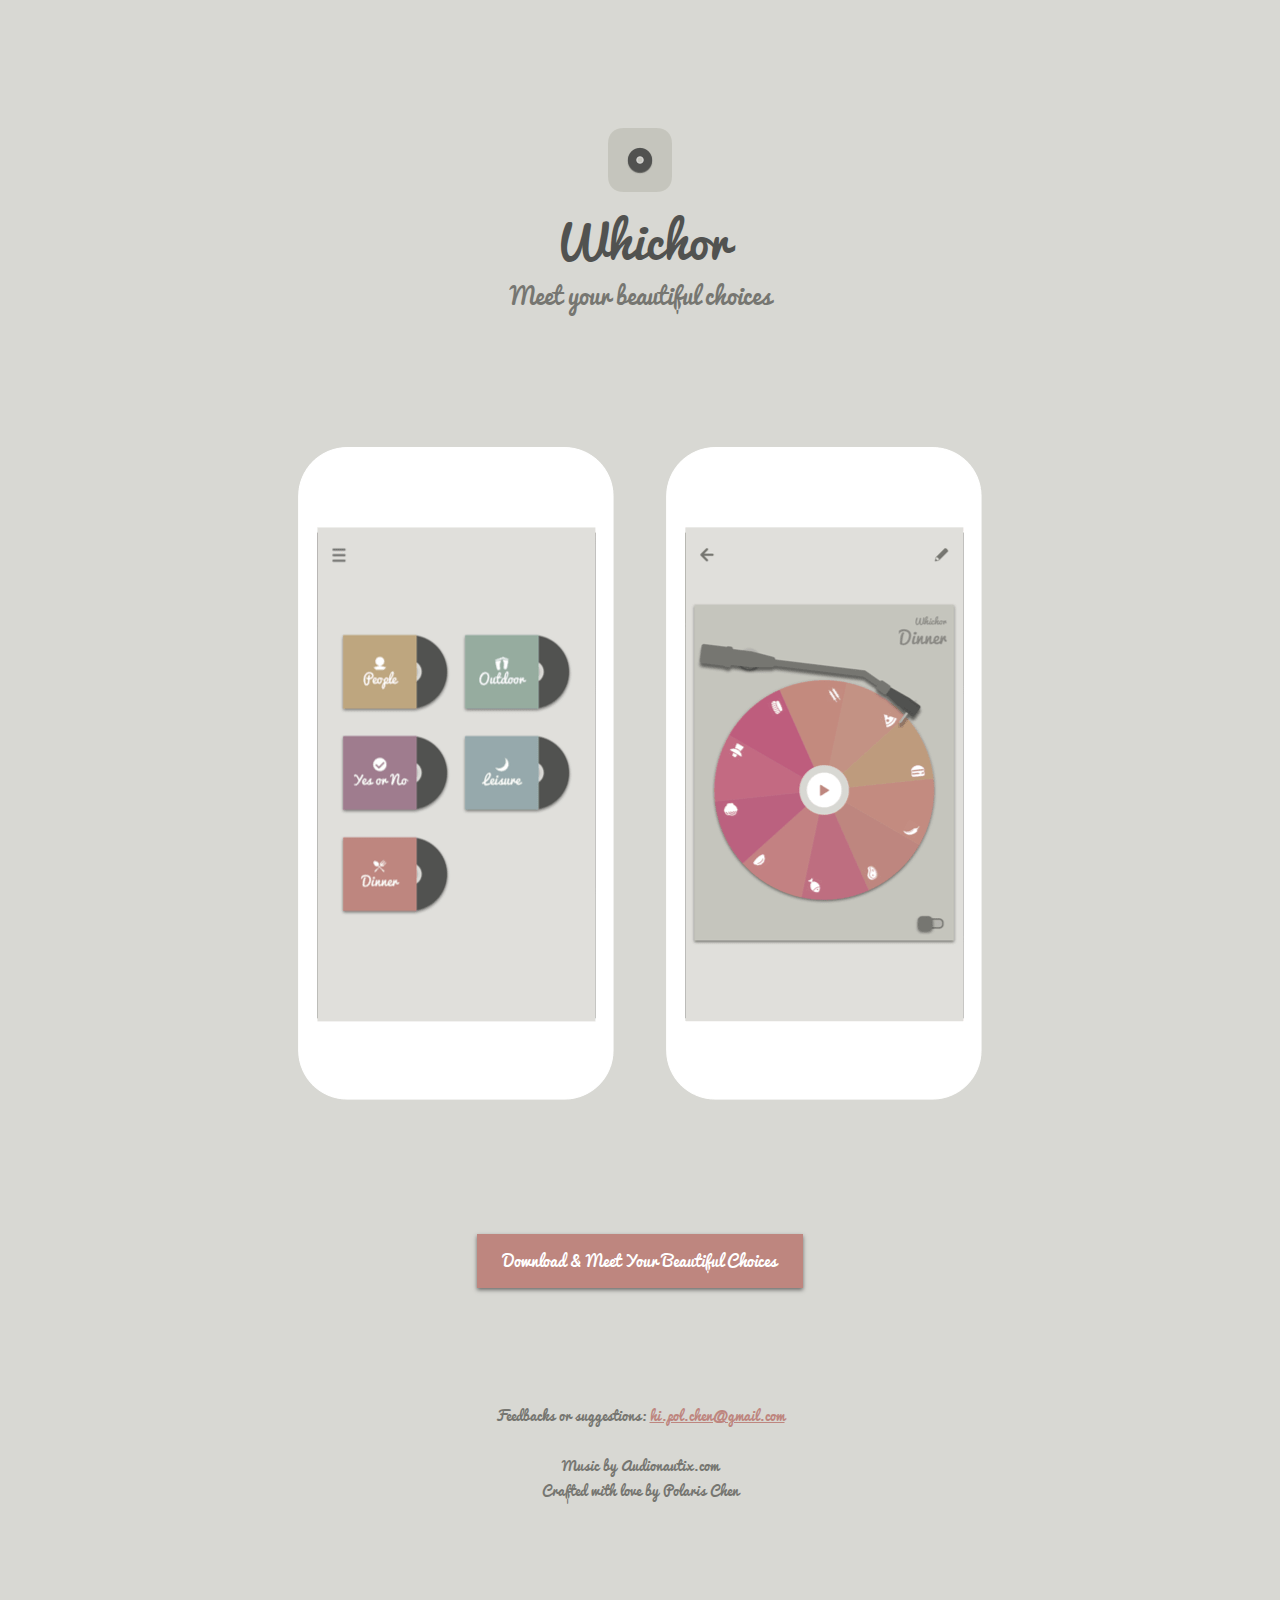
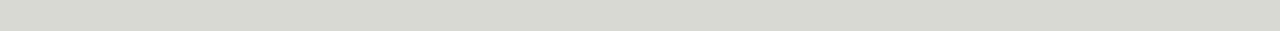
<file: index.html>
<!DOCTYPE html>
<html lang="en">

<head>
  <meta charset="utf-8" />
  <meta http-equiv="X-UA-Compatible" content="IE=edge" />
  <meta http-equiv="Content-Language" content="en" />
  <meta name="viewport" content="width=device-width, initial-scale=1, maximum-scale=1, user-scalable=no" />
  <meta name="description" content="Whichor - Meet your beautiful choices. Whichor is a well-designed and lovely app that can help you make your choices of life. People, Outdoor, Yes or No, Leisure and Dinner (2.0), these “discs” help you answer all questions about “Who”, “Where to go”, “Do it or not”, “What to do”, and “What to eat”." />
  <meta name="keywords" content="life, decide, desicion, serendipity, chance, choice, choose, leisure, lovely, cute, beautiful, dinner, which, who, answer, random, decide" />
  <meta name="author" content="Polaris Chen">
  <title>Whichor - Meet your beautiful choices</title>
  <link rel="shortcut icon" href="img/favicon.ico?v=2"/>
  <link rel="stylesheet" href="css/index.css" />
  <!-- HTML5 Shim and Respond.js IE8 support of HTML5 elements and media queries -->
  <!-- WARNING: Respond.js doesn't work if you view the page via file:// -->
  <!--[if lt IE 9]>
  <script src="https://oss.maxcdn.com/html5shiv/3.7.3/html5shiv.min.js"></script>
  <script src="https://oss.maxcdn.com/respond/1.4.2/respond.min.js"></script>
  <![endif]-->
</head>

<body>

<header>
  <img class="logo" src="img/logo.png" srcSet="img/logo@2x.png 2x" alt="Whichor" />
  <h1>Whichor</h1>
  <h2>Meet your beautiful choices</h2>
</header>

<section>
  <div class="gallery">
    <img class="screenshot" src="img/shot-1.png" srcSet="img/shot-1@2x.png 2x" alt="Screenshot 1" />
    <img class="screenshot" src="img/shot-2.png" srcSet="img/shot-2@2x.png 2x" alt="Screenshot 2" />
  </div>
</section>

<section>
  <a class="cta" href="https://itunes.apple.com/us/app/whichor-make-your-elegant/id1068107052?l=zh&ls=1&mt=8">Download & Meet Your Beautiful Choices</a>
</section>

<footer>
  <p>Feedbacks or suggestions: <a href="mailto:hi.pol.chen@gmail.com">hi.pol.chen@gmail.com</a></p>
  <br>
  <p>Music by Audionautix.com</p>
  <p>Crafted with love by Polaris Chen</p>
</footer>

<script>
var _hmt = _hmt || [];
(function() {
  var hm = document.createElement("script");
  hm.src = "//hm.baidu.com/hm.js?d7796fbdc3db8b47fa71fa5d235203b8";
  var s = document.getElementsByTagName("script")[0];
  s.parentNode.insertBefore(hm, s);
})();
</script>

<script>
  (function(i,s,o,g,r,a,m){i['GoogleAnalyticsObject']=r;i[r]=i[r]||function(){
  (i[r].q=i[r].q||[]).push(arguments)},i[r].l=1*new Date();a=s.createElement(o),
  m=s.getElementsByTagName(o)[0];a.async=1;a.src=g;m.parentNode.insertBefore(a,m)
  })(window,document,'script','//www.google-analytics.com/analytics.js','ga');

  ga('create', 'UA-70440884-3', 'auto');
  ga('send', 'pageview');

</script>

</body>

</html>
</file>
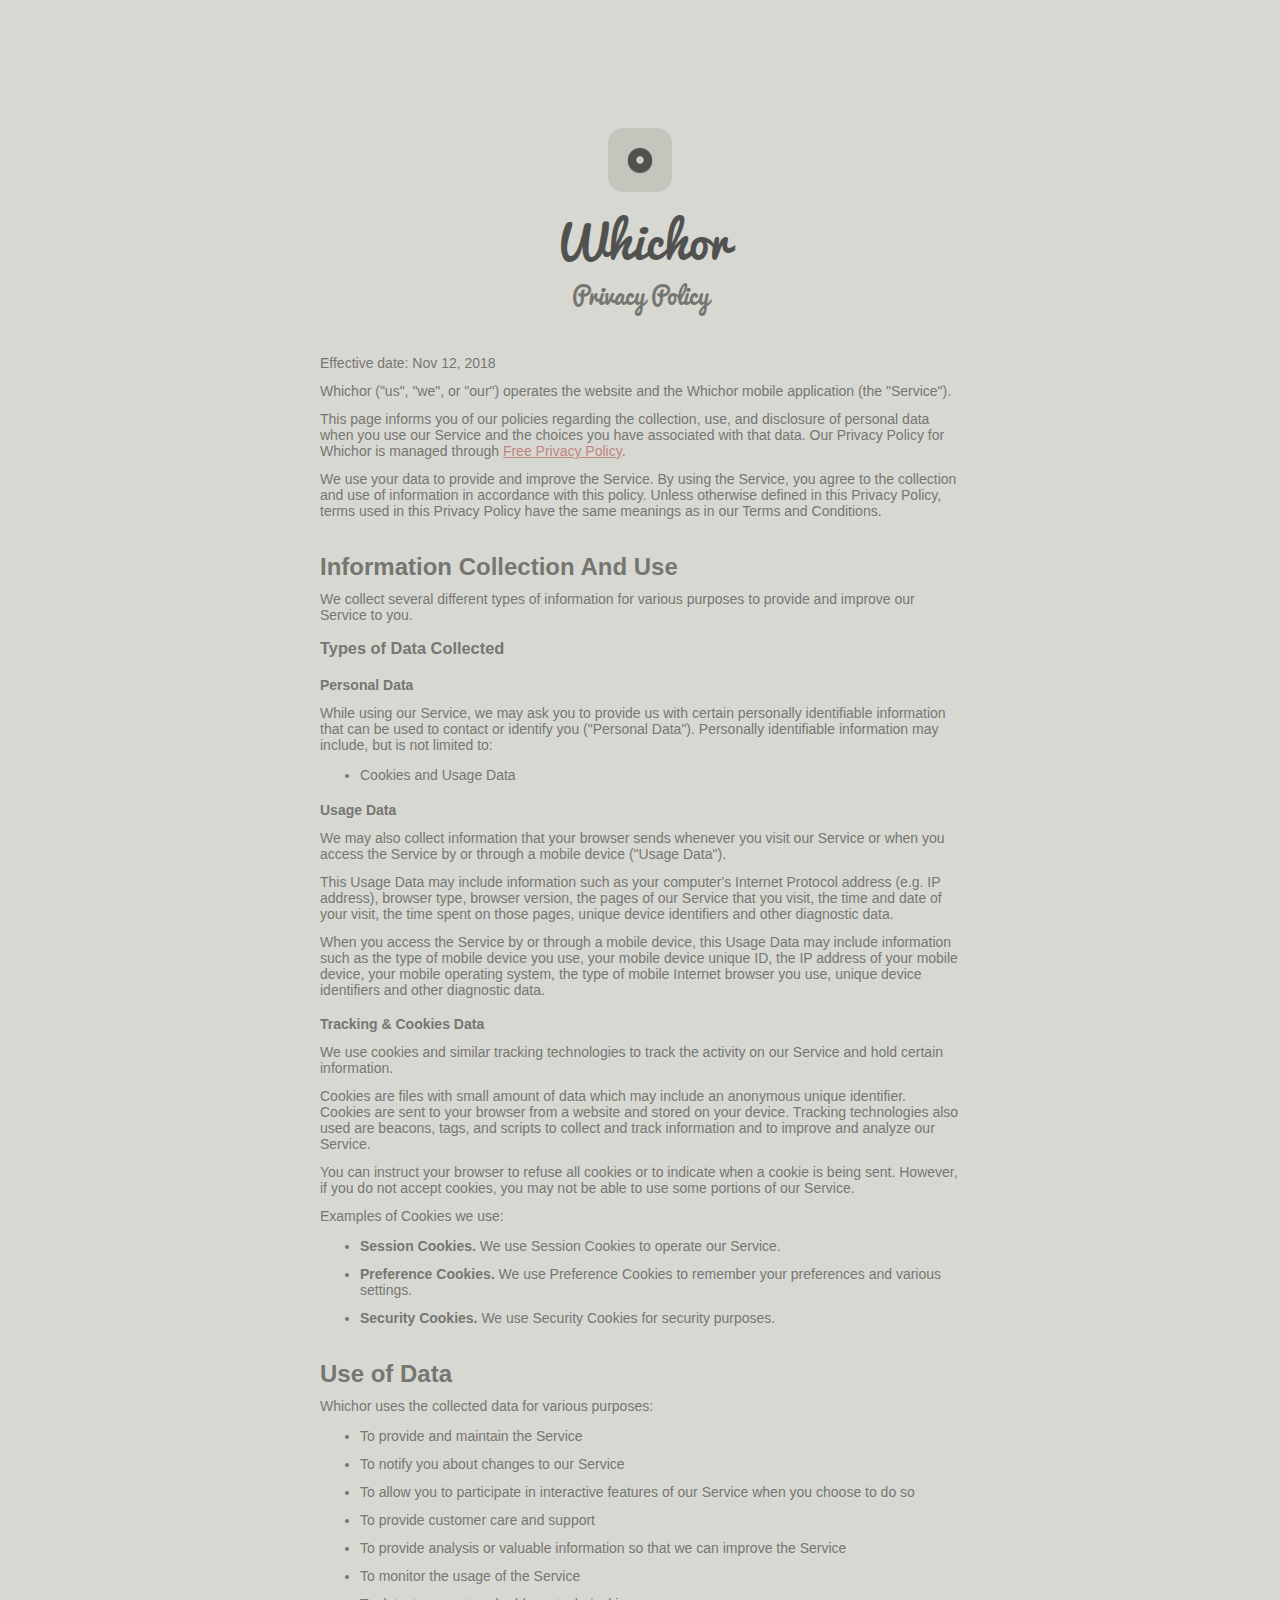
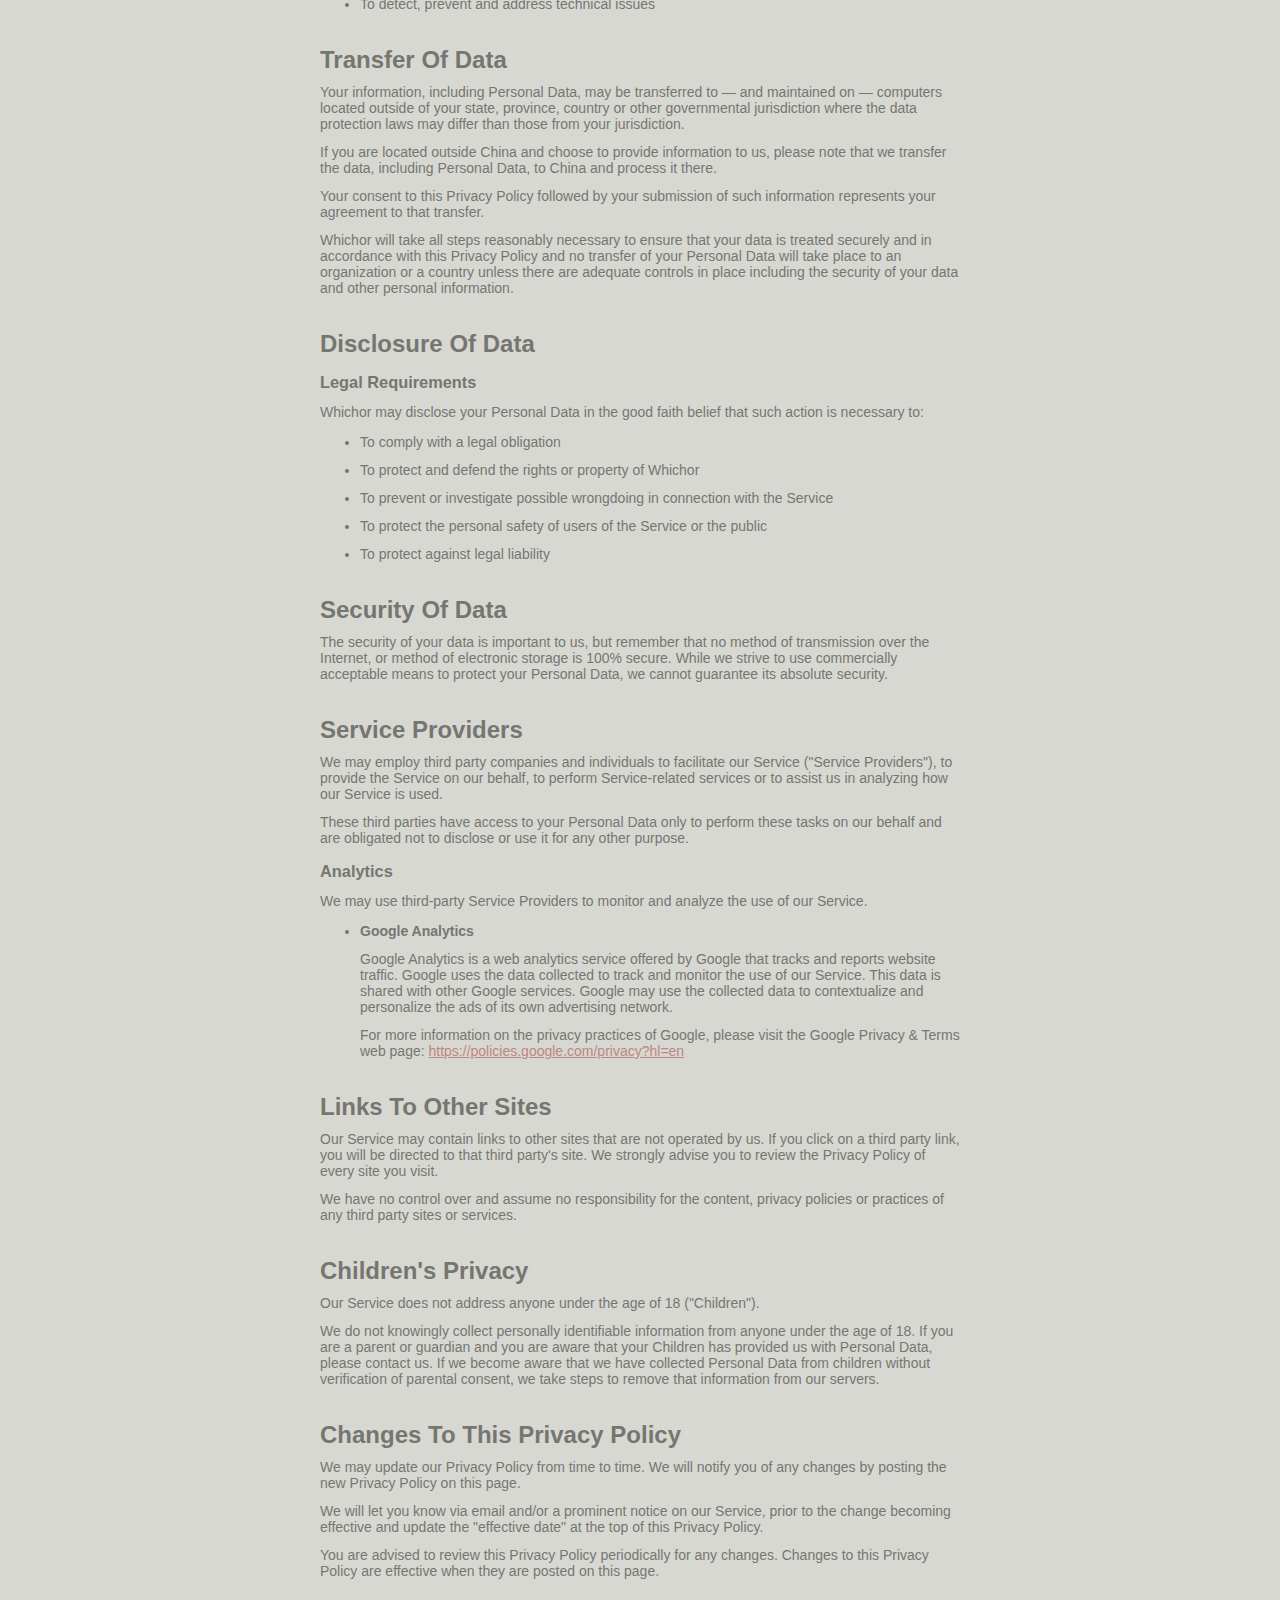
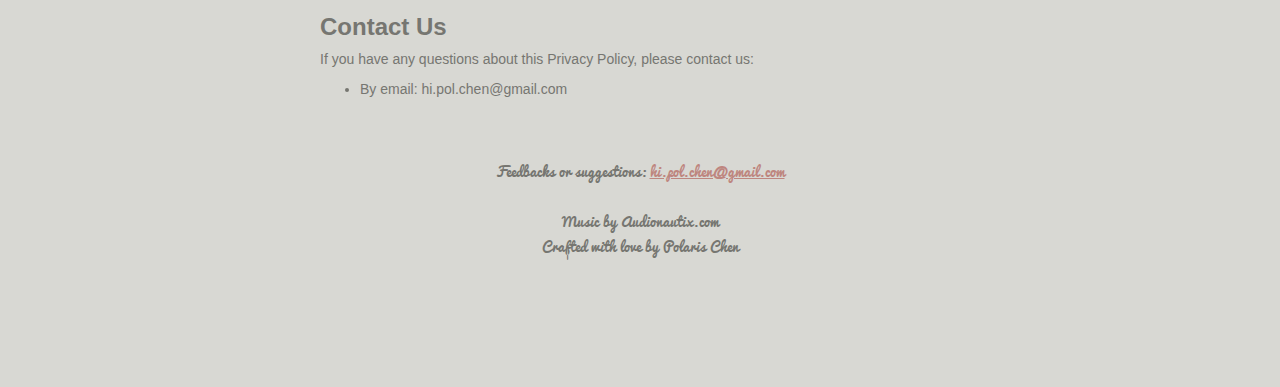
<file: privacy.html>
<!DOCTYPE html>
<html lang="en">

<head>
  <meta charset="utf-8" />
  <meta http-equiv="X-UA-Compatible" content="IE=edge" />
  <meta http-equiv="Content-Language" content="en" />
  <meta name="viewport" content="width=device-width, initial-scale=1, maximum-scale=1, user-scalable=no" />
  <meta name="description" content="Whichor - Meet your beautiful choices. Whichor is a well-designed and lovely app that can help you make your choices of life. People, Outdoor, Yes or No, Leisure and Dinner (2.0), these “discs” help you answer all questions about “Who”, “Where to go”, “Do it or not”, “What to do”, and “What to eat”." />
  <meta name="keywords" content="life, decide, desicion, serendipity, chance, choice, choose, leisure, lovely, cute, beautiful, dinner, which, who, answer, random, decide" />
  <meta name="author" content="Polaris Chen">
  <title>Whichor - Meet your beautiful choices</title>
  <link rel="shortcut icon" href="img/favicon.ico?v=2"/>
  <link rel="stylesheet" href="css/index.css" />
  <!-- HTML5 Shim and Respond.js IE8 support of HTML5 elements and media queries -->
  <!-- WARNING: Respond.js doesn't work if you view the page via file:// -->
  <!--[if lt IE 9]>
  <script src="https://oss.maxcdn.com/html5shiv/3.7.3/html5shiv.min.js"></script>
  <script src="https://oss.maxcdn.com/respond/1.4.2/respond.min.js"></script>
  <![endif]-->


  <style>
    header {
      padding-bottom: 48px;
    }
    footer {
      padding-top: 48px;
    }
  </style>
</head>

<body>

<header>
  <img class="logo" src="img/logo.png" srcSet="img/logo@2x.png 2x" alt="Whichor" />
  <h1>Whichor</h1>
  <h2>Privacy Policy</h2>
</header>

<section id="terms">
  <div class="terms">

    <p>Effective date: Nov 12, 2018</p>

    <p>Whichor ("us", "we", or "our") operates the  website and the Whichor mobile application (the "Service").</p>

    <p>This page informs you of our policies regarding the collection, use, and disclosure of personal data when you use our Service and the choices you have associated with that data. Our Privacy Policy  for Whichor is managed through <a href="https://www.freeprivacypolicy.com/free-privacy-policy-generator.php">Free Privacy Policy</a>.</p>

    <p>We use your data to provide and improve the Service. By using the Service, you agree to the collection and use of information in accordance with this policy. Unless otherwise defined in this Privacy Policy, terms used in this Privacy Policy have the same meanings as in our Terms and Conditions.</p>


    <h2>Information Collection And Use</h2>

    <p>We collect several different types of information for various purposes to provide and improve our Service to you.</p>

    <h3>Types of Data Collected</h3>

    <h4>Personal Data</h4>

    <p>While using our Service, we may ask you to provide us with certain personally identifiable information that can be used to contact or identify you ("Personal Data"). Personally identifiable information may include, but is not limited to:</p>

    <ul>
      <li>Cookies and Usage Data</li>
    </ul>

    <h4>Usage Data</h4>

    <p>We may also collect information that your browser sends whenever you visit our Service or when you access the Service by or through a mobile device ("Usage Data").</p>
    <p>This Usage Data may include information such as your computer's Internet Protocol address (e.g. IP address), browser type, browser version, the pages of our Service that you visit, the time and date of your visit, the time spent on those pages, unique device identifiers and other diagnostic data.</p>
    <p>When you access the Service by or through a mobile device, this Usage Data may include information such as the type of mobile device you use, your mobile device unique ID, the IP address of your mobile device, your mobile operating system, the type of mobile Internet browser you use, unique device identifiers and other diagnostic data.</p>

    <h4>Tracking & Cookies Data</h4>
    <p>We use cookies and similar tracking technologies to track the activity on our Service and hold certain information.</p>
    <p>Cookies are files with small amount of data which may include an anonymous unique identifier. Cookies are sent to your browser from a website and stored on your device. Tracking technologies also used are beacons, tags, and scripts to collect and track information and to improve and analyze our Service.</p>
    <p>You can instruct your browser to refuse all cookies or to indicate when a cookie is being sent. However, if you do not accept cookies, you may not be able to use some portions of our Service.</p>
    <p>Examples of Cookies we use:</p>
    <ul>
      <li><strong>Session Cookies.</strong> We use Session Cookies to operate our Service.</li>
      <li><strong>Preference Cookies.</strong> We use Preference Cookies to remember your preferences and various settings.</li>
      <li><strong>Security Cookies.</strong> We use Security Cookies for security purposes.</li>
    </ul>

    <h2>Use of Data</h2>

    <p>Whichor uses the collected data for various purposes:</p>
    <ul>
      <li>To provide and maintain the Service</li>
      <li>To notify you about changes to our Service</li>
      <li>To allow you to participate in interactive features of our Service when you choose to do so</li>
      <li>To provide customer care and support</li>
      <li>To provide analysis or valuable information so that we can improve the Service</li>
      <li>To monitor the usage of the Service</li>
      <li>To detect, prevent and address technical issues</li>
    </ul>

    <h2>Transfer Of Data</h2>
    <p>Your information, including Personal Data, may be transferred to — and maintained on — computers located outside of your state, province, country or other governmental jurisdiction where the data protection laws may differ than those from your jurisdiction.</p>
    <p>If you are located outside China and choose to provide information to us, please note that we transfer the data, including Personal Data, to China and process it there.</p>
    <p>Your consent to this Privacy Policy followed by your submission of such information represents your agreement to that transfer.</p>
    <p>Whichor will take all steps reasonably necessary to ensure that your data is treated securely and in accordance with this Privacy Policy and no transfer of your Personal Data will take place to an organization or a country unless there are adequate controls in place including the security of your data and other personal information.</p>

    <h2>Disclosure Of Data</h2>

    <h3>Legal Requirements</h3>
    <p>Whichor may disclose your Personal Data in the good faith belief that such action is necessary to:</p>
    <ul>
      <li>To comply with a legal obligation</li>
      <li>To protect and defend the rights or property of Whichor</li>
      <li>To prevent or investigate possible wrongdoing in connection with the Service</li>
      <li>To protect the personal safety of users of the Service or the public</li>
      <li>To protect against legal liability</li>
    </ul>

    <h2>Security Of Data</h2>
    <p>The security of your data is important to us, but remember that no method of transmission over the Internet, or method of electronic storage is 100% secure. While we strive to use commercially acceptable means to protect your Personal Data, we cannot guarantee its absolute security.</p>

    <h2>Service Providers</h2>
    <p>We may employ third party companies and individuals to facilitate our Service ("Service Providers"), to provide the Service on our behalf, to perform Service-related services or to assist us in analyzing how our Service is used.</p>
    <p>These third parties have access to your Personal Data only to perform these tasks on our behalf and are obligated not to disclose or use it for any other purpose.</p>

    <h3>Analytics</h3>
    <p>We may use third-party Service Providers to monitor and analyze the use of our Service.</p>
    <ul>
      <li>
        <p><strong>Google Analytics</strong></p>
        <p>Google Analytics is a web analytics service offered by Google that tracks and reports website traffic. Google uses the data collected to track and monitor the use of our Service. This data is shared with other Google services. Google may use the collected data to contextualize and personalize the ads of its own advertising network.</p>
        <p>For more information on the privacy practices of Google, please visit the Google Privacy & Terms web page: <a href="https://policies.google.com/privacy?hl=en">https://policies.google.com/privacy?hl=en</a></p>
      </li>
    </ul>


    <h2>Links To Other Sites</h2>
    <p>Our Service may contain links to other sites that are not operated by us. If you click on a third party link, you will be directed to that third party's site. We strongly advise you to review the Privacy Policy of every site you visit.</p>
    <p>We have no control over and assume no responsibility for the content, privacy policies or practices of any third party sites or services.</p>


    <h2>Children's Privacy</h2>
    <p>Our Service does not address anyone under the age of 18 ("Children").</p>
    <p>We do not knowingly collect personally identifiable information from anyone under the age of 18. If you are a parent or guardian and you are aware that your Children has provided us with Personal Data, please contact us. If we become aware that we have collected Personal Data from children without verification of parental consent, we take steps to remove that information from our servers.</p>


    <h2>Changes To This Privacy Policy</h2>
    <p>We may update our Privacy Policy from time to time. We will notify you of any changes by posting the new Privacy Policy on this page.</p>
    <p>We will let you know via email and/or a prominent notice on our Service, prior to the change becoming effective and update the "effective date" at the top of this Privacy Policy.</p>
    <p>You are advised to review this Privacy Policy periodically for any changes. Changes to this Privacy Policy are effective when they are posted on this page.</p>


    <h2>Contact Us</h2>
    <p>If you have any questions about this Privacy Policy, please contact us:</p>
    <ul>
      <li>By email: hi.pol.chen@gmail.com</li>

    </ul>
  </div>
</section>

<footer>
  <p>Feedbacks or suggestions: <a href="mailto:hi.pol.chen@gmail.com">hi.pol.chen@gmail.com</a></p>
  <br>
  <p>Music by Audionautix.com</p>
  <p>Crafted with love by Polaris Chen</p>
</footer>

<script>
var _hmt = _hmt || [];
(function() {
  var hm = document.createElement("script");
  hm.src = "//hm.baidu.com/hm.js?d7796fbdc3db8b47fa71fa5d235203b8";
  var s = document.getElementsByTagName("script")[0];
  s.parentNode.insertBefore(hm, s);
})();
</script>

<script>
  (function(i,s,o,g,r,a,m){i['GoogleAnalyticsObject']=r;i[r]=i[r]||function(){
  (i[r].q=i[r].q||[]).push(arguments)},i[r].l=1*new Date();a=s.createElement(o),
  m=s.getElementsByTagName(o)[0];a.async=1;a.src=g;m.parentNode.insertBefore(a,m)
  })(window,document,'script','//www.google-analytics.com/analytics.js','ga');

  ga('create', 'UA-70440884-3', 'auto');
  ga('send', 'pageview');

</script>

</body>

</html>
</file>
<file: css/index.css>
@font-face {
  font-family: 'Pacifico';
  src: url('../fonts/pacifico-webfont.woff2') format('woff2'),
       url('../fonts/pacifico-webfont.woff') format('woff');
  font-weight: normal;
  font-style: normal;
}

html {
  font-family: Pacifico, 'Helvetica Neue', Helvetica, 'Nimbus Sans L', Arial, 'Liberation Sans', 'PingFang SC', 'Hiragino Sans GB', 'Source Han Sans CN', 'Source Han Sans SC', 'Microsoft YaHei', 'Wenquanyi Micro Hei', 'WenQuanYi Zen Hei', 'ST Heiti', SimHei, 'WenQuanYi Zen Hei Sharp', sans-serif;
}
body {
  color: #767671;
  background: #D8D8D3;
  font-size: 14px;
  text-align: center;
}
body, h1, h2, p {
  margin: 0;
  padding: 0;
}
h1 {
  font-size: 48px;
  font-weight: normal;
  color: #515250;
}
h2 {
  font-size: 24px;
  font-weight: normal;
  line-height: 24px;
}
a {
  color: #BE867F;
  transition: .25s all ease-in-out;
}
a:hover {
  color: #A56A63;
}
header, footer {
  padding: 128px 0;
}

.gallery {
  margin-bottom: 128px;
}
.screenshot {
  padding: 12px 24px;
}
.cta {
  padding: 13px 26px;
  color: #FFF;
  background: #BE867F;
  text-decoration: none;
  font-size: 16px;
  box-shadow: 0 2px 4px 0 rgba(0,0,0,.5);
}
.cta:hover {
  color: #FFF;
  background: #A56A63;
}

.terms {
  max-width: 640px;
  margin: 0 auto;
  padding: 0 15px;
  font-family: sans-serif;
  text-align: left;
}
.terms h1,
.terms h2,
.terms h3,
.terms h4,
.terms p,
.terms li {
  margin-bottom: 12px;
}
.terms h2 {
  margin-top: 36px;
  font-weight: bold;
}
</file>
